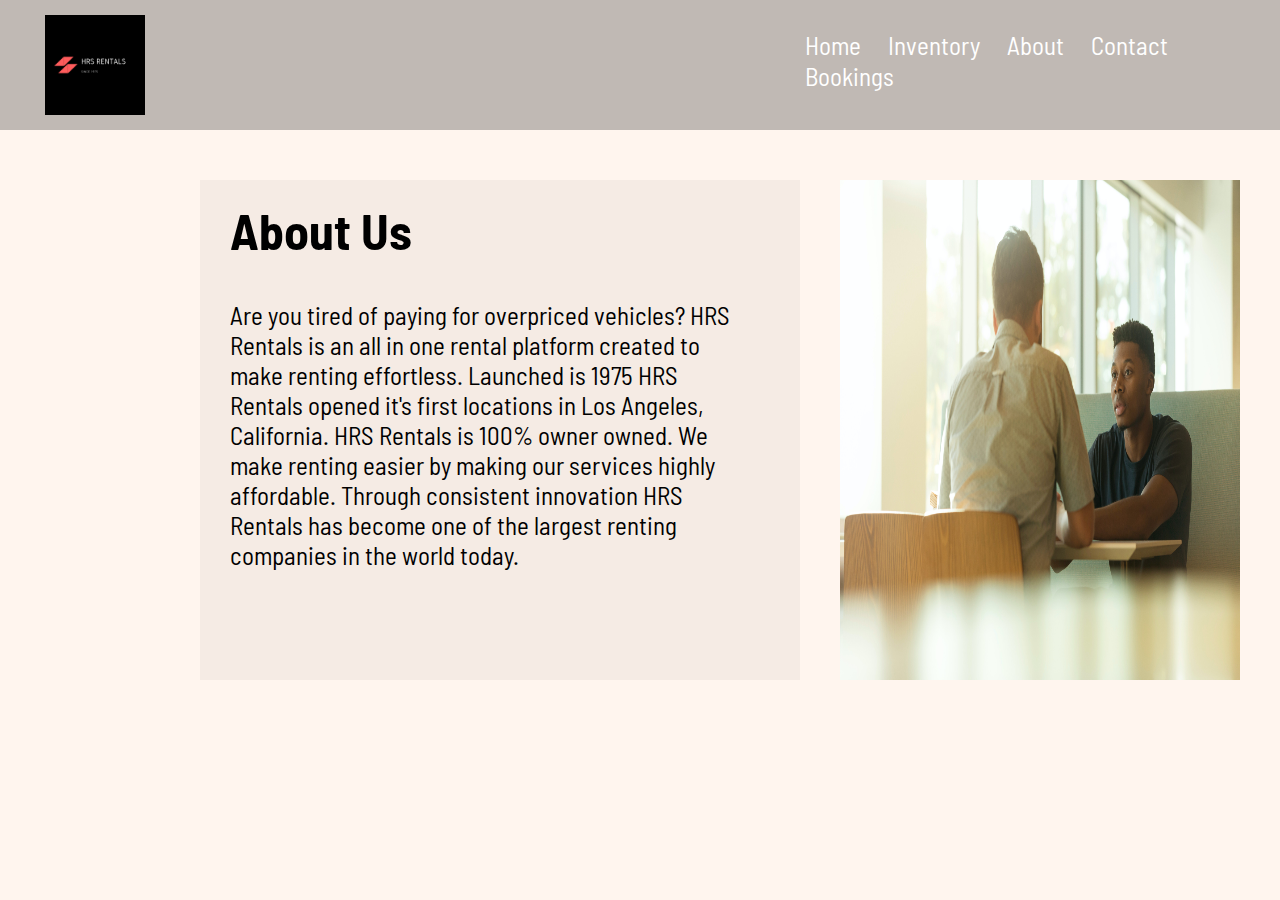
<file: about.html>
<!DOCTYPE html>
<html lang="en">
  <head>
    <meta charset="UTF-8" />
    <meta http-equiv="X-UA-Compatible" content="IE=edge" />
    <meta name="viewport" content="width=device-width, initial-scale=1.0" />
    <link rel="stylesheet" href="css/about.css" />
    <link rel="stylesheet" href="css/main.css" />
    <link rel="preconnect" href="https://fonts.googleapis.com" />
    <link rel="preconnect" href="https://fonts.gstatic.com" crossorigin />
    <link
      href="https://fonts.googleapis.com/css2?family=Barlow+Semi+Condensed:ital,wght@1,100&display=swap"
      rel="stylesheet"
    />
    <link rel="shortcut icon" type="image/jpg" href="img/favicon.jpg" />
    <title>About Page</title>
  </head>
  <body>
    <div class="container">
      <div class="first-half">
        <div class="header">
          <div class="title">
            <img
              class="logo"
              src="img/HRSRentalsLogo.png"
              alt="HRS-logo-image"
            />
            <h1 class="logo1"></h1>
          </div>
          <div class="nav">
            <nav>
              <a href="index.html" class="nav-elem">Home</a>
              <a href="inventory.html" class="nav-elem">Inventory</a>
              <a href="about.html" class="nav-elem">About</a>
              <a href="contact.html" class="nav-elem">Contact</a>
              <a href="booking.html" class="nav-elem">Bookings</a>
            </nav>
          </div>
        </div>
      </div>

      <div class="about-us">
        <h1 class="about-us-heading">About Us</h1>
        <p class="about-us-paragraph">
          Are you tired of paying for overpriced vehicles? HRS Rentals is an all
          in one rental platform created to make renting effortless. Launched is
          1975 HRS Rentals opened it's first locations in Los Angeles,
          California. HRS Rentals is 100% owner owned. We make renting easier by
          making our services highly affordable. Through consistent innovation
          HRS Rentals has become one of the largest renting companies in the
          world today.
        </p>
        <img class="about-image" src="img/booking.jpg" alt="about-page-image" />
      </div>
    </div>
  </body>
</html>
</file>
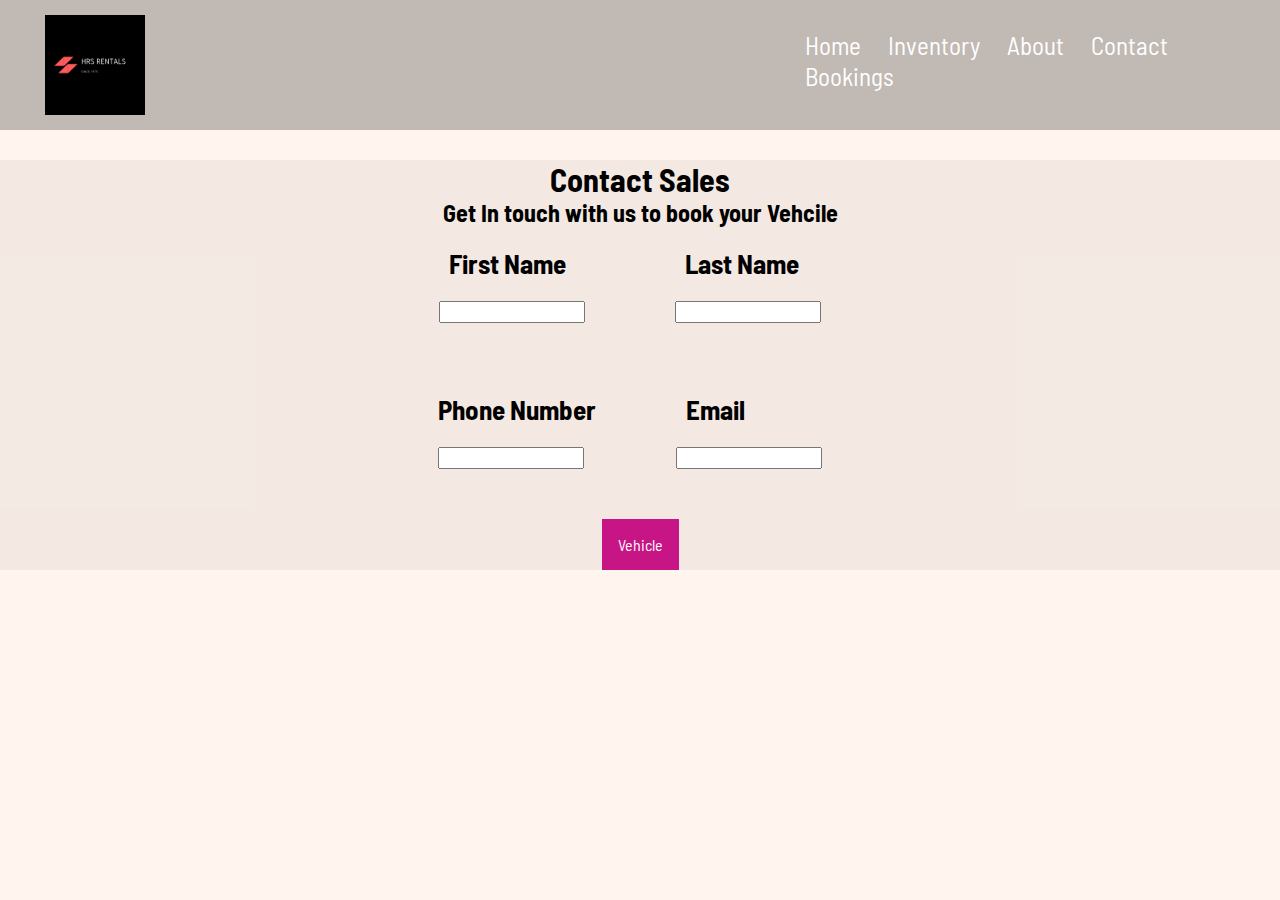
<file: booking.html>
<!DOCTYPE html>
<html lang="en">
  <head>
    <meta charset="UTF-8" />
    <meta http-equiv="X-UA-Compatible" content="IE=edge" />
    <meta name="viewport" content="width=device-width", initial-scale=1.0" />
    <link rel="stylesheet" href="css/main.css" />
    <link rel="stylesheet" href="css/booking.css" />
    <link rel="preconnect" href="https://fonts.googleapis.com" />
    <link rel="preconnect" href="https://fonts.gstatic.com" crossorigin />
    <link
      href="https://fonts.googleapis.com/css2?family=Barlow+Semi+Condensed:ital,wght@1,100&display=swap"
      rel="stylesheet"
    />
    <link rel="shortcut icon" type="image/jpg" href="img/favicon.jpg" />
    <title>Bookings</title>
  </head>
  <body>
    <div class="container">
      <div class="first-half">
        <div class="header">
          <div class="title">
            <img
              class="logo"
              src="img/HRSRentalsLogo.png"
              alt="logo-car-image"
            />
            <h1 class="logo1"></h1>
          </div>
          <div class="nav">
            <nav>
              <a href="index.html" class="nav-elem">Home</a>
              <a href="inventory.html" class="nav-elem">Inventory</a>
              <a href="about.html" class="nav-elem">About</a>
              <a href="contact.html" class="nav-elem">Contact</a>
              <a href="booking.html" class="nav-elem">Bookings</a>
            </nav>
          </div>
        </div>
      </div>
      <div class="contact">
        <h1 class="contact-sales">Contact Sales</h1>
        <h2 class="in-touch">Get In touch with us to book your Vehcile</h2>
        <div class="info">
          <div class="entry">
            <h2 class="heading">First Name</h2>
            <input type="text" class="input" />
          </div>
          <div class="entry">
            <h2 class="heading">Last Name</h2>
            <input type="text" class="input" />
          </div>
        </div>
        <div class="info">
          <div class="entry">
            <h2 class="phone">Phone Number</h2>
            <input type="text" class="input" />
          </div>
          <div class="entry">
            <h2 class="heading">Email</h2>
            <input type="text" class="input" />
          </div>
        </div>
        <div class="dropdown">
          <button class="dropbtn"><p>Vehicle</p></button>
          <div class="dropdown-content">
            <a href="#">SUV</a>
            <a href="#">Sedan</a>
            <a href="#">Pickup</a>
            <a href="#">Exotic</a>
          </div>
        </div>
      </div>
    </div>
  </body>
</html>
</file>
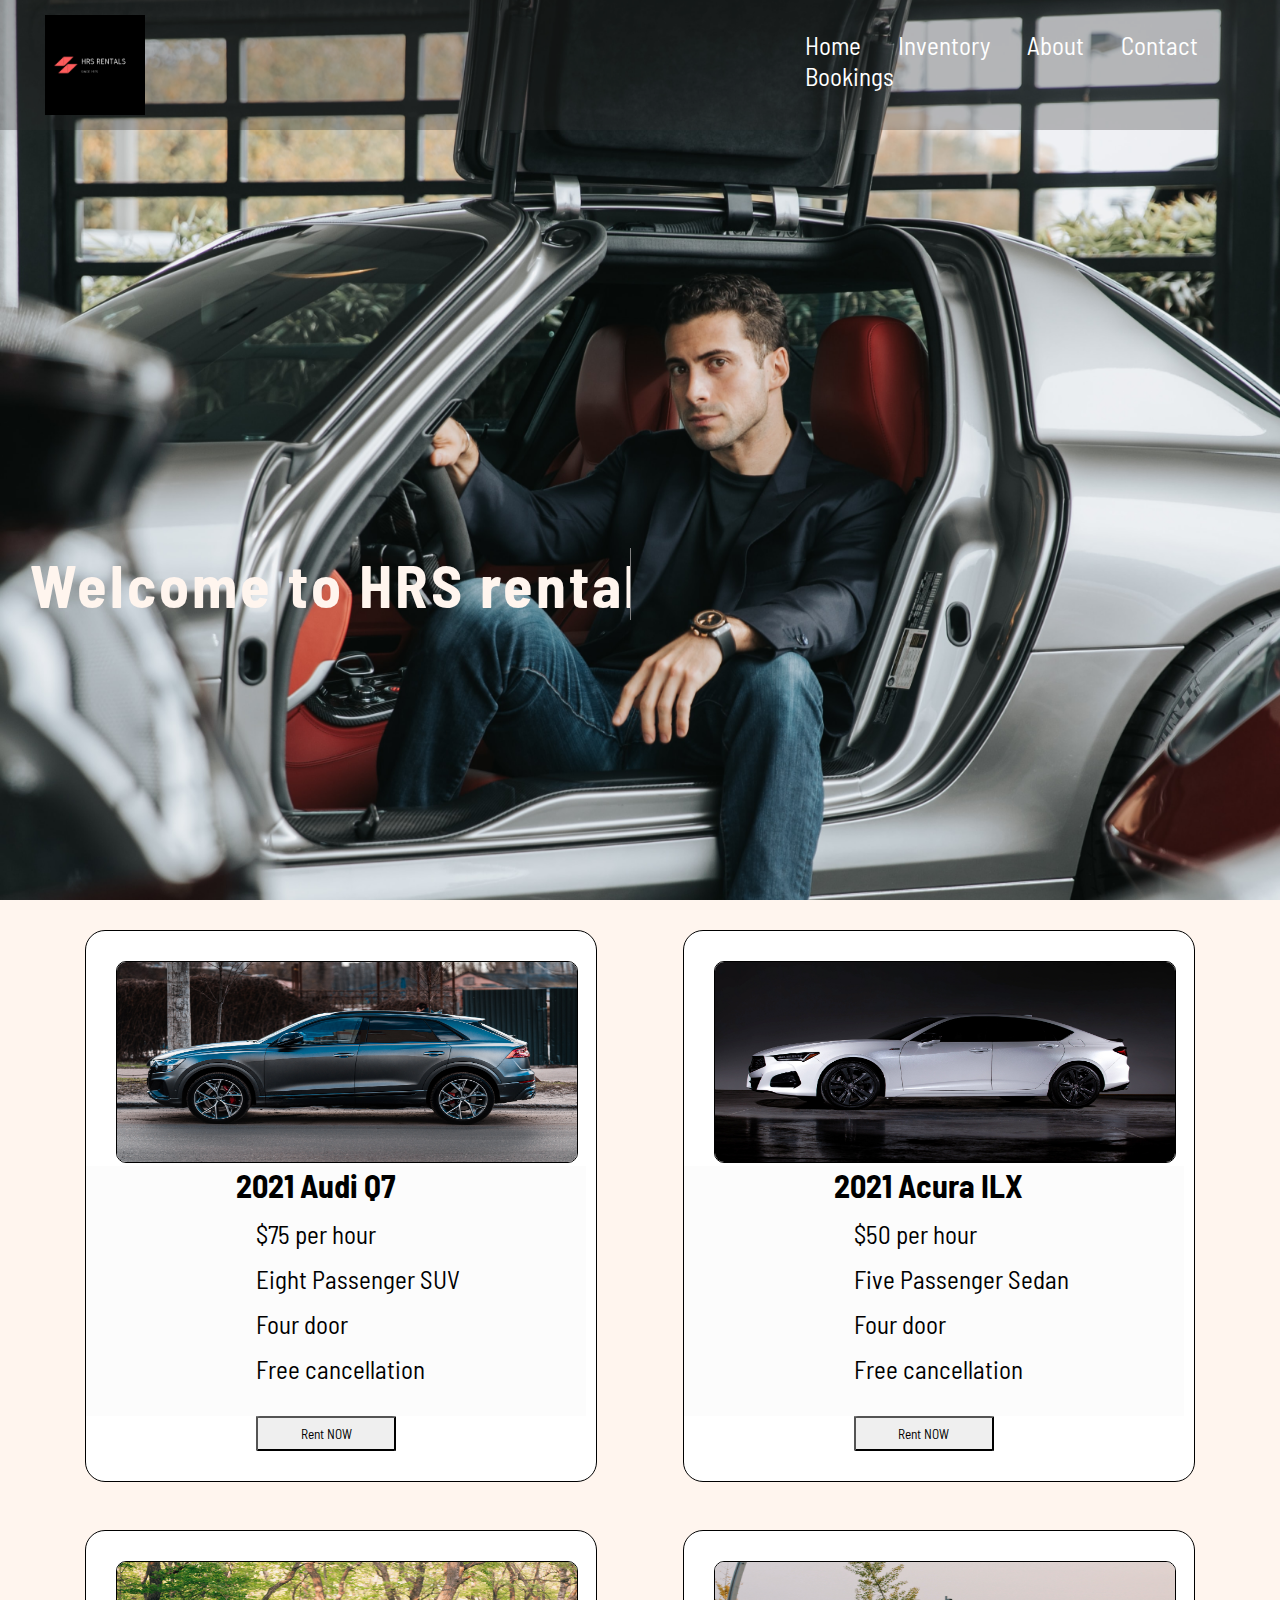
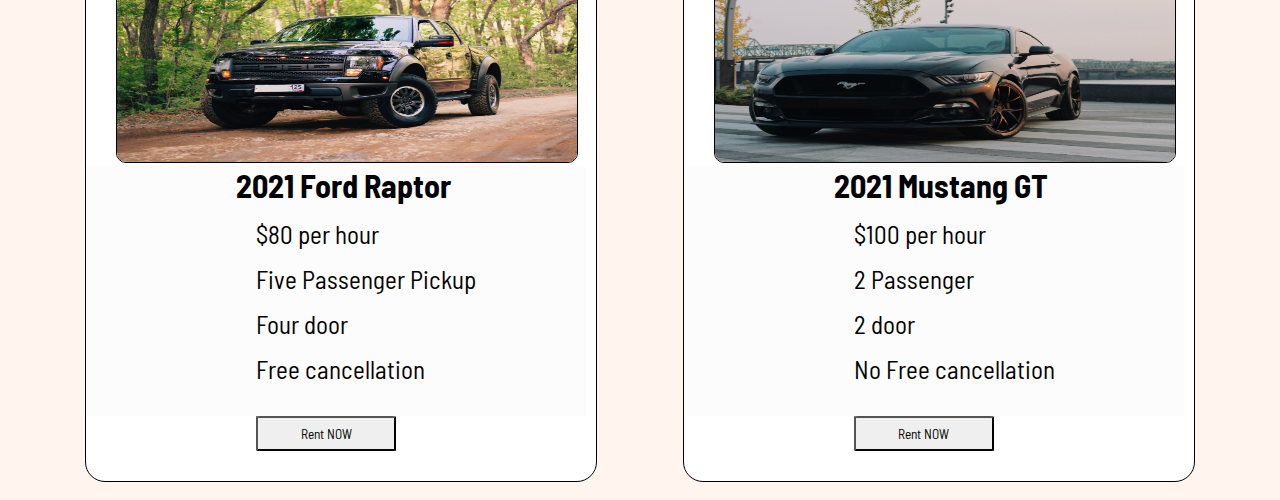
<file: inventory.html>
<!DOCTYPE html>
<html lang="html">
  <head>
    <meta charset="UTF-8" />
    <meta http-equiv="X-UA-Compatible" content="IE=edge" />
    <meta name="viewport" content="width=device-width, initial-scale=1.0" />
    <link rel="stylesheet" href="css/inventory.css" />
    <link rel="stylesheet" href="css/main.css" />
    <link rel="preconnect" href="https://fonts.googleapis.com" />
    <link rel="preconnect" href="https://fonts.gstatic.com" crossorigin />
    <link
      href="https://fonts.googleapis.com/css2?family=Barlow+Semi+Condensed:ital,wght@1,100&display=swap"
      rel="stylesheet"
    />
    <link rel="shortcut icon" type="image/jpg" href="img/favicon.jpg" />
    <title>Inventory</title>
  </head>
  <body>
    <div class="container">
      <div class="first-half">
        <div class="header">
          <div class="title">
            <img class="logo" src="img/HRSRentalsLogo.png" alt="HRS-Logo" />
            <h1 class="logo1"></h1>
          </div>
          <div class="nav">
            <nav>
              <a href="index.html" class="nav-elem">Home</a>
              <a href="inventory.html" class="nav-elem">Inventory</a>
              <a href="about.html" class="nav-elem">About</a>
              <a href="contact.html" class="nav-elem">Contact</a>
              <a href="booking.html" class="nav-elem">Bookings</a>
            </nav>
            <div class="welcome">
              <h1 class="welcome-div">Welcome to HRS rentals</h1>
            </div>
          </div>
        </div>
      </div>
      <div class="inventory">
        <div class="inventory-container-1">
          <div class="car">
            <div class="car-1-image">
              <img class="car-image" src="img/SUV.jpg" alt="car-image" />
            </div>
            <div class="car-descrip">
              <h1 class="car-name">2021 Audi Q7</h1>
              <ul>
                <li>$75 per hour</li>
                <li>Eight Passenger SUV</li>
                <li>Four door</li>
                <li>Free cancellation</li>
              </ul>
            </div>
            <button>Rent NOW</button>
          </div>
          <div class="car">
            <div class="car-2-image">
              <img
                class="car-image"
                src="img/Sedan.jpg"
                alt="second-car-image"
              />
            </div>
            <div class="car-descrip">
              <h1 class="car-name">2021 Acura ILX</h1>
              <ul>
                <li>$50 per hour</li>
                <li>Five Passenger Sedan</li>
                <li>Four door</li>
                <li>Free cancellation</li>
              </ul>
            </div>
            <button>Rent NOW</button>
          </div>
        </div>
        <div class="inventory-container-2">
          <div class="car">
            <div class="car-3-image">
              <img
                class="car-image"
                src="img/Pickup.jpg"
                alt="third-car-image"
              />
            </div>
            <div class="car-descrip">
              <h1 class="car-name">2021 Ford Raptor</h1>
              <ul>
                <li>$80 per hour</li>
                <li>Five Passenger Pickup</li>
                <li>Four door</li>
                <li>Free cancellation</li>
              </ul>
            </div>
            <button>Rent NOW</button>
          </div>
          <div class="car">
            <div class="car-4-image">
              <img
                class="car-image"
                src="img/Exotic1.jpg"
                alt="fourth-car-image"
              />
            </div>
            <div class="car-descrip">
              <h1 class="car-name">2021 Mustang GT</h1>
              <ul>
                <li>$100 per hour</li>
                <li>2 Passenger</li>
                <li>2 door</li>
                <li>No Free cancellation</li>
              </ul>
            </div>
            <button>Rent NOW</button>
          </div>
        </div>
      </div>
    </div>
  </body>
</html>
</file>
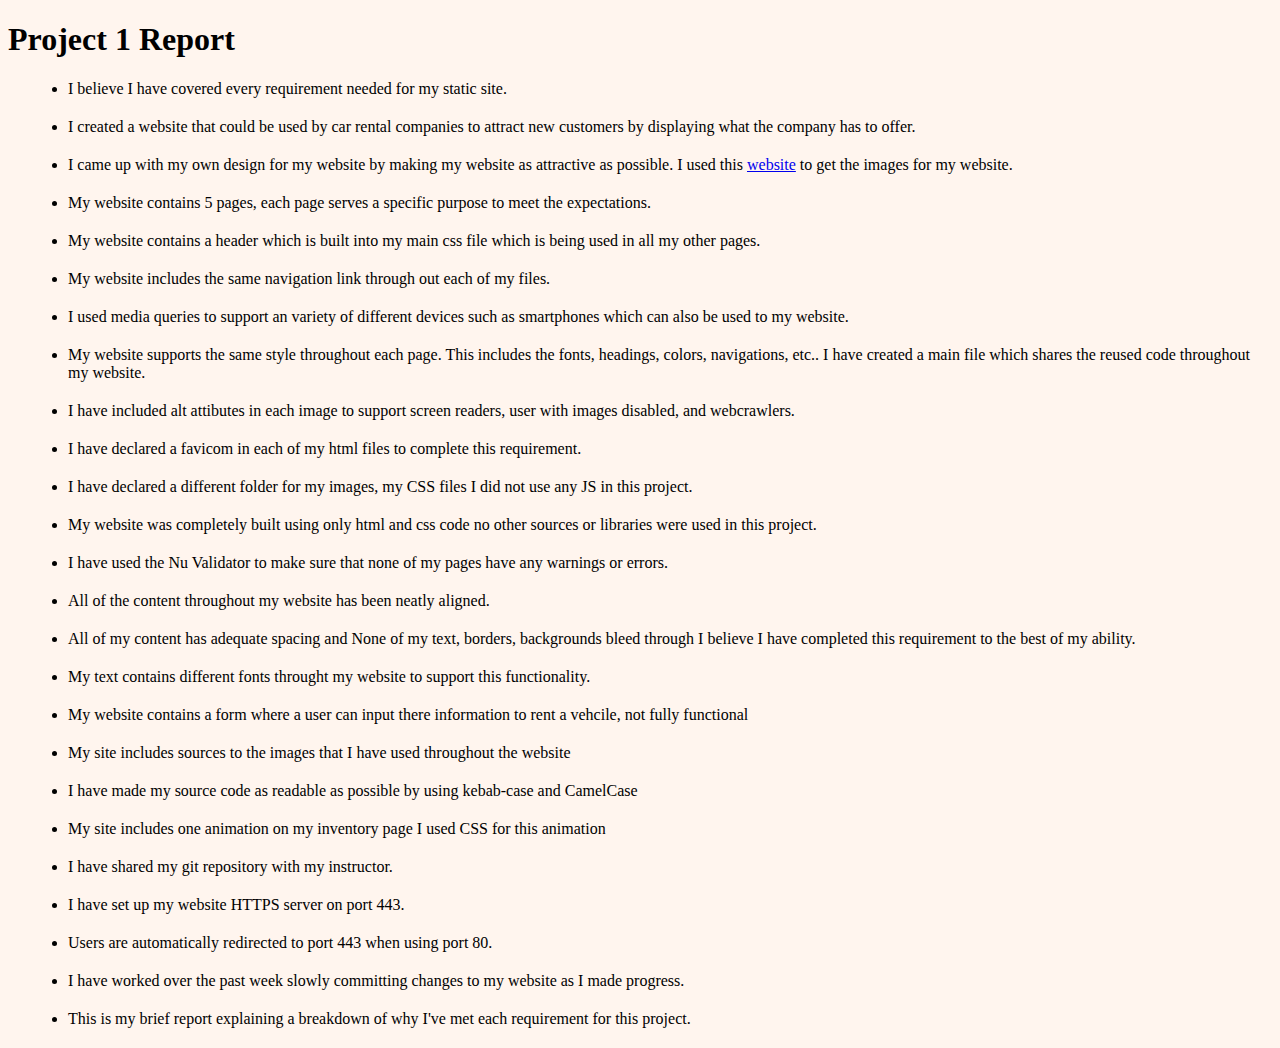
<file: report.html>
<!DOCTYPE html>
<html lang="en">
  <head>
    <meta charset="UTF-8" />
    <meta http-equiv="X-UA-Compatible" content="IE=edge" />
    <meta name="viewport" content="width=device-width, initial-scale=1.0" />
    <link rel="stylesheet" href="css/report.css" />
    <title>Project 1 Repoort</title>
  </head>
  <body>
    <h1>Project 1 Report</h1>
    <ul>
      <li>
        I believe I have covered every requirement needed for my static site.
      </li>
      <li>
        I created a website that could be used by car rental companies to
        attract new customers by displaying what the company has to offer.
      </li>
      <li>
        I came up with my own design for my website by making my website as
        attractive as possible. I used this
        <a href="https://unsplash.com/">website</a> to get the images for my
        website.
      </li>
      <li>
        My website contains 5 pages, each page serves a specific purpose to meet
        the expectations.
      </li>
      <li>
        My website contains a header which is built into my main css file which
        is being used in all my other pages.
      </li>
      <li>
        My website includes the same navigation link through out each of my
        files.
      </li>
      <li>
        I used media queries to support an variety of different devices such as
        smartphones which can also be used to my website.
      </li>
      <li>
        My website supports the same style throughout each page. This includes
        the fonts, headings, colors, navigations, etc.. I have created a main
        file which shares the reused code throughout my website.
      </li>
      <li>
        I have included alt attibutes in each image to support screen readers,
        user with images disabled, and webcrawlers.
      </li>
      <li>
        I have declared a favicom in each of my html files to complete this
        requirement.
      </li>
      <li>
        I have declared a different folder for my images, my CSS files I did not
        use any JS in this project.
      </li>
      <li>
        My website was completely built using only html and css code no other
        sources or libraries were used in this project.
      </li>
      <li>
        I have used the Nu Validator to make sure that none of my pages have any
        warnings or errors.
      </li>
      <li>All of the content throughout my website has been neatly aligned.</li>
      <li>
        All of my content has adequate spacing and None of my text, borders,
        backgrounds bleed through I believe I have completed this requirement to
        the best of my ability.
      </li>
      <li>
        My text contains different fonts throught my website to support this
        functionality.
      </li>
      <li>
        My website contains a form where a user can input there information to
        rent a vehcile, not fully functional
      </li>
      <li>
        My site includes sources to the images that I have used throughout the
        website
      </li>
      <li>
        I have made my source code as readable as possible by using kebab-case
        and CamelCase
      </li>
      <li>
        My site includes one animation on my inventory page I used CSS for this
        animation
      </li>
      <li>I have shared my git repository with my instructor.</li>
      <li>I have set up my website HTTPS server on port 443.</li>
      <li>
        Users are automatically redirected to port 443 when using port 80.
      </li>
      <li>
        I have worked over the past week slowly committing changes to my website
        as I made progress.
      </li>
      <li>
        This is my brief report explaining a breakdown of why I've met each
        requirement for this project.
      </li>
    </ul>
  </body>
</html>
</file>
<file: css/about.css>
* {
  font-family: "Barlow Semi Condensed", sans-serif;
}
.first-half {
  overflow: hidden;
  z-index: 1;
  color: black;
}
body {
  height: 100vh;
  width: 100%;
  background-color: seashell;
  color: black;
}

.about-us-heading {
  position: absolute;
  font-size: 50px;
  top: 200px;
  left: 230px;
}

nav a {
  text-decoration: none;
}
.about-us-paragraph {
  position: absolute;
  font-size: 25px;
  top: 300px;
  width: 500px;
  left: 230px;
}

.about-us {
  width: 600px;
  height: 500px;
  margin-left: 200px;
  margin-top: 50px;
  background-color: rgb(65, 65, 65, 0.05);
}

.about-image {
  width: 400px;
  height: 500px;
  margin-left: 40em;
}

@media (max-width: 550px) {
  * {
    font-family: "Barlow Semi Condensed", sans-serif;
  }

  .container {
    width: 108em;
  }
  .header {
    display: flex;
    justify-content: space-between;
  }
  .nav {
    margin-left: 100px;
  }
  .title {
    width: 200px;
  }

  .about-us {
    height: 60em;
    width: 80em;
  }

  .about-us-heading {
    font-size: 60px;
    width: 200px;
    margin-bottom: 40px;
    font-weight: bold;
  }
  .about-us-paragraph {
    font-size: 60px;
    width: 20em;
    margin-top: 30px;
  }

  .about-image {
    display: none;
  }
}
</file>
<file: css/main.css>
* {
  margin: 0;
  font-family: "Barlow Semi Condensed", sans-serif;
}

.container {
  flex-direction: column;
  height: 100%;
}

.title {
  display: flex;
  font-family: sans-serif;
  margin-right: 400px;
}

.logo {
  height: 100px;
  width: 100px;
  margin-left: 30px;
}

.logo1 {
  font-size: 60px;
  margin-top: 0px;
}
.header {
  padding: 15px;
  display: flex;
  flex-direction: row;
  background-color: rgb(46, 46, 46, 0.3);
}

.nav a {
  color: white;
}
nav {
  font-size: 25px;
  margin-top: 15px;
  margin-left: 250px;
  font-family: sans-serif;
}
.nav-elem {
  margin: 10px;
  text-decoration: none;
  color: black;
}

.nav-elem:hover {
  color: rgb(136, 131, 131);
}

.nav-elem:visited {
  text-decoration: none;
}

@media (max-width: 500px) {
  .nav a {
    font-size: 50px;
    margin-left: 10px;
  }

  nav {
    display: flex;
    margin-left: 200px;
  }
}
</file>
<file: css/booking.css>
* {
  font-family: "Barlow Semi Condensed", sans-serif;
}

body {
  height: 600px;
  background-color: seashell;
}

.container {
  height: 600px;
}
.contact {
  display: flex;
  flex-direction: column;
  align-items: center;
  margin-top: 30px;
  background-color: rgb(27, 27, 27, 0.05);
}

.phone {
  margin-right: 30px;
  font-family: "Barlow Semi Condensed", sans-serif;
  margin-bottom: 20px;
}

.info {
  display: flex;
  justify-content: center;
  font-size: 18px;
  margin: 50px;
  font-family: "Times New Roman", Times, serif;
  margin-top: 20px;
  width: 1300px;
  margin-right: 80px;
}

.heading {
  margin-bottom: 20px;
  font-family: initial;
  margin-left: 10px;
  font-family: "Barlow Semi Condensed", sans-serif;
}

.input {
  margin-right: 40px;
}

.entry {
  margin-left: 50px;
}

.dropbtn {
  background-color: mediumvioletred;
  color: white;
  padding: 16px;
  font-size: 16px;
  border: none;
}

.dropdown {
  position: relative;
  display: inline-block;
}

.dropdown-content {
  display: none;
  position: absolute;
  background-color: #f1f1f1;
  min-width: 160px;
  box-shadow: 0px 8px 16px 0px rgba(0, 0, 0, 0.2);
  z-index: 1;
}

.dropdown-content a {
  color: black;
  padding: 12px 16px;
  text-decoration: none;
  display: block;
}

.dropdown-content a:hover {
  background-color: #ddd;
}

.dropdown:hover .dropdown-content {
  display: block;
}

.dropdown:hover .dropbtn {
  background-color: indianred;
}

@media (max-width: 550px) {
  * {
    font-family: "Barlow Semi Condensed", sans-serif;
  }

  nav {
    margin-left: 25em;
  }

  nav a {
    font-size: 50px;
  }
  .container {
    width: 135em;
    height: 90em;
  }

  .contact {
    height: 100em;
    background: none;
  }

  .contact-sales {
    font-size: 160px;
    margin-top: 200px;
  }

  .in-touch {
    font-size: 80px;
  }

  .heading {
    font-size: 80px;
    margin-top: 50px;
  }

  .phone {
    font-size: 80px;
    margin-top: 50px;
  }

  .input {
    width: 35em;
    height: 7em;
  }

  .dropbtn {
    background-color: mediumvioletred;
    color: white;
    padding: 16px;
    height: 10em;
    width: 30em;
    margin-top: 5em;
    border: none;
  }

  .dropbtn p {
    font-size: 60px;
  }

  .dropdown {
    position: relative;
    display: inline-block;
  }

  .dropdown-content {
    display: none;
    position: absolute;
    background-color: #f1f1f1;
    min-width: 160px;
    box-shadow: 0px 8px 16px 0px rgba(0, 0, 0, 0.2);
    z-index: 1;
    margin-left: 150px;
  }

  .dropdown-content a {
    color: black;
    padding: 12px 16px;
    text-decoration: none;
    display: block;
    font-size: 50px;
  }

  .dropdown-content a:hover {
    background-color: #ddd;
  }

  .dropdown:hover .dropdown-content {
    display: block;
  }

  .dropdown:hover .dropbtn {
    background-color: indianred;
  }
}
</file>
<file: css/inventory.css>
h2 {
  font-family: Georgia, "Times New Roman", Times, serif;
}
.first-half {
  height: 100vh;
  width: 100%;
  background-image: url("../img/replacement.jpg");
  background-position: center;
  background-repeat: no-repeat;
  background-size: cover;
  overflow: hidden;
  z-index: 1;
  color: black;
  background-color: white;
}

.nav a {
  text-decoration: none;
  margin-right: 20px;
}

.welcome {
  position: absolute;
  bottom: 250px;
  left: 0;
  width: 600px;
  padding-left: 30px;
  color: seashell;
  font-size: 30px;
  font-weight: bold;
  font-family: "Barlow Semi Condensed", sans-serif;
  overflow: hidden;
  border-right: 0.05em solid gray;
  white-space: nowrap;
  margin: 0 auto;
  letter-spacing: 0.1em;
  animation: typing 3s steps(30, end), blink-caret 0.5s step-start none;
  margin-bottom: 30px;
}

@keyframes typing {
  from {
    width: 0%;
  }
  to {
    width: 90%;
  }
}

@keyframes blink-caret {
  from,
  to {
    border-color: transparent;
  }
  90% {
    border-color: gray;
  }
}

.inventory-container-1 {
  display: flex;
  justify-content: space-evenly;
  height: 600px;
  margin-top: 0px;
  background-color: seashell;
}

.inventory-container-2 {
  display: flex;
  justify-content: space-evenly;
  height: 600px;
  background-color: seashell;
}

.car-image {
  border-radius: 10px;
  height: 200px;
  width: 460px;
  border: 1px black solid;
  margin-left: 30px;
}

.car-descrip {
  height: 250px;
  width: 500px;
  background-color: rgba(163, 154, 154, 0.03);
}

.car {
  width: 510px;
  height: 520px;
  margin-top: 30px;
  border: 1px black solid;
  border-radius: 20px;
  background-color: white;

  padding-top: 30px;
}

ul {
  font-size: 25px;
  list-style: none;
}

li {
  margin-top: 15px;
}
.car-name {
  margin-left: 20px;
}

button {
  color: black;
  width: 140px;
  height: 35px;
  border-radius: 3%;
  margin-left: 170px;
}

button:hover {
  background-color: mediumvioletred;
}

ul {
  margin-left: 130px;
}

.car-name {
  margin-left: 150px;
}

@media (max-width: 550px) {
  * {
    font-family: "Barlow Semi Condensed", sans-serif;
  }

  .container {
    width: 110em;
  }

  .inventory {
    display: flex;
    flex-direction: column;
    border: solid red 2px;
  }

  .inventory-container-1 {
    display: flex;
    flex-direction: column;
    align-items: center;
    height: 210em;
  }

  .inventory-container-2 {
    display: flex;
    flex-direction: column;
    align-items: center;
    height: 210em;
  }

  .car {
    display: flex;
    flex-direction: column;
    align-items: center;
    width: 110em;
    height: 90em;
  }

  .car-image {
    width: 85em;
    height: 40em;
  }

  .car-descrip {
    font-size: 65px;
    width: 20em;
  }

  li {
    font-size: 60px;
    margin-left: 270px;
  }

  button {
    color: black;
    background-color: white;
    width: 290px;
    font-size: 50px;
    height: 110px;
    border-radius: 3%;
    margin-top: 370px;
    margin-right: 6em;
  }

  buttom:hover {
    background-color: mediumvioletred;
  }

  .car-name {
    margin-left: 300px;
  }

  .header {
    width: 100vh;
    height: 100vh;
  }
  .first-half {
    height: 100%;
    width: 100%;
    background-image: url("../img/replacement.jpg");
    background-position: center;
    background-repeat: no-repeat;
    background-size: cover;
    overflow: hidden;
    z-index: 1;
    color: black;
    background-color: white;
  }

  .welcome-div {
    display: absolute;
    bottom: -400px;
  }
  .welcome {
    margin-top: 700px;
    right: 00px;
    width: 22em;
    padding-left: 30px;
    font-size: 40px;
    font-weight: bold;
    font-family: "Barlow Semi Condensed", sans-serif;
    overflow: hidden;
    border-right: 0.05em solid gray;
    white-space: nowrap;
    margin: 0 auto;
    letter-spacing: 0.1em;
    animation: typing 2s steps(30, end), blink-caret 0.5s step-start none;
    margin-bottom: 30px;
  }

  @keyframes blink-caret {
    from,
    to {
      border-color: transparent;
    }
    90% {
      border-color: gray;
    }
  }

  @keyframes typing {
    from {
      width: 0%;
    }
    to {
      width: 90%;
    }
  }

  nav {
    display: flex;
  }
}
</file>
<file: css/report.css>
li {
  margin: 20px;
}
body {
  background-color: seashell;
}
</file>
